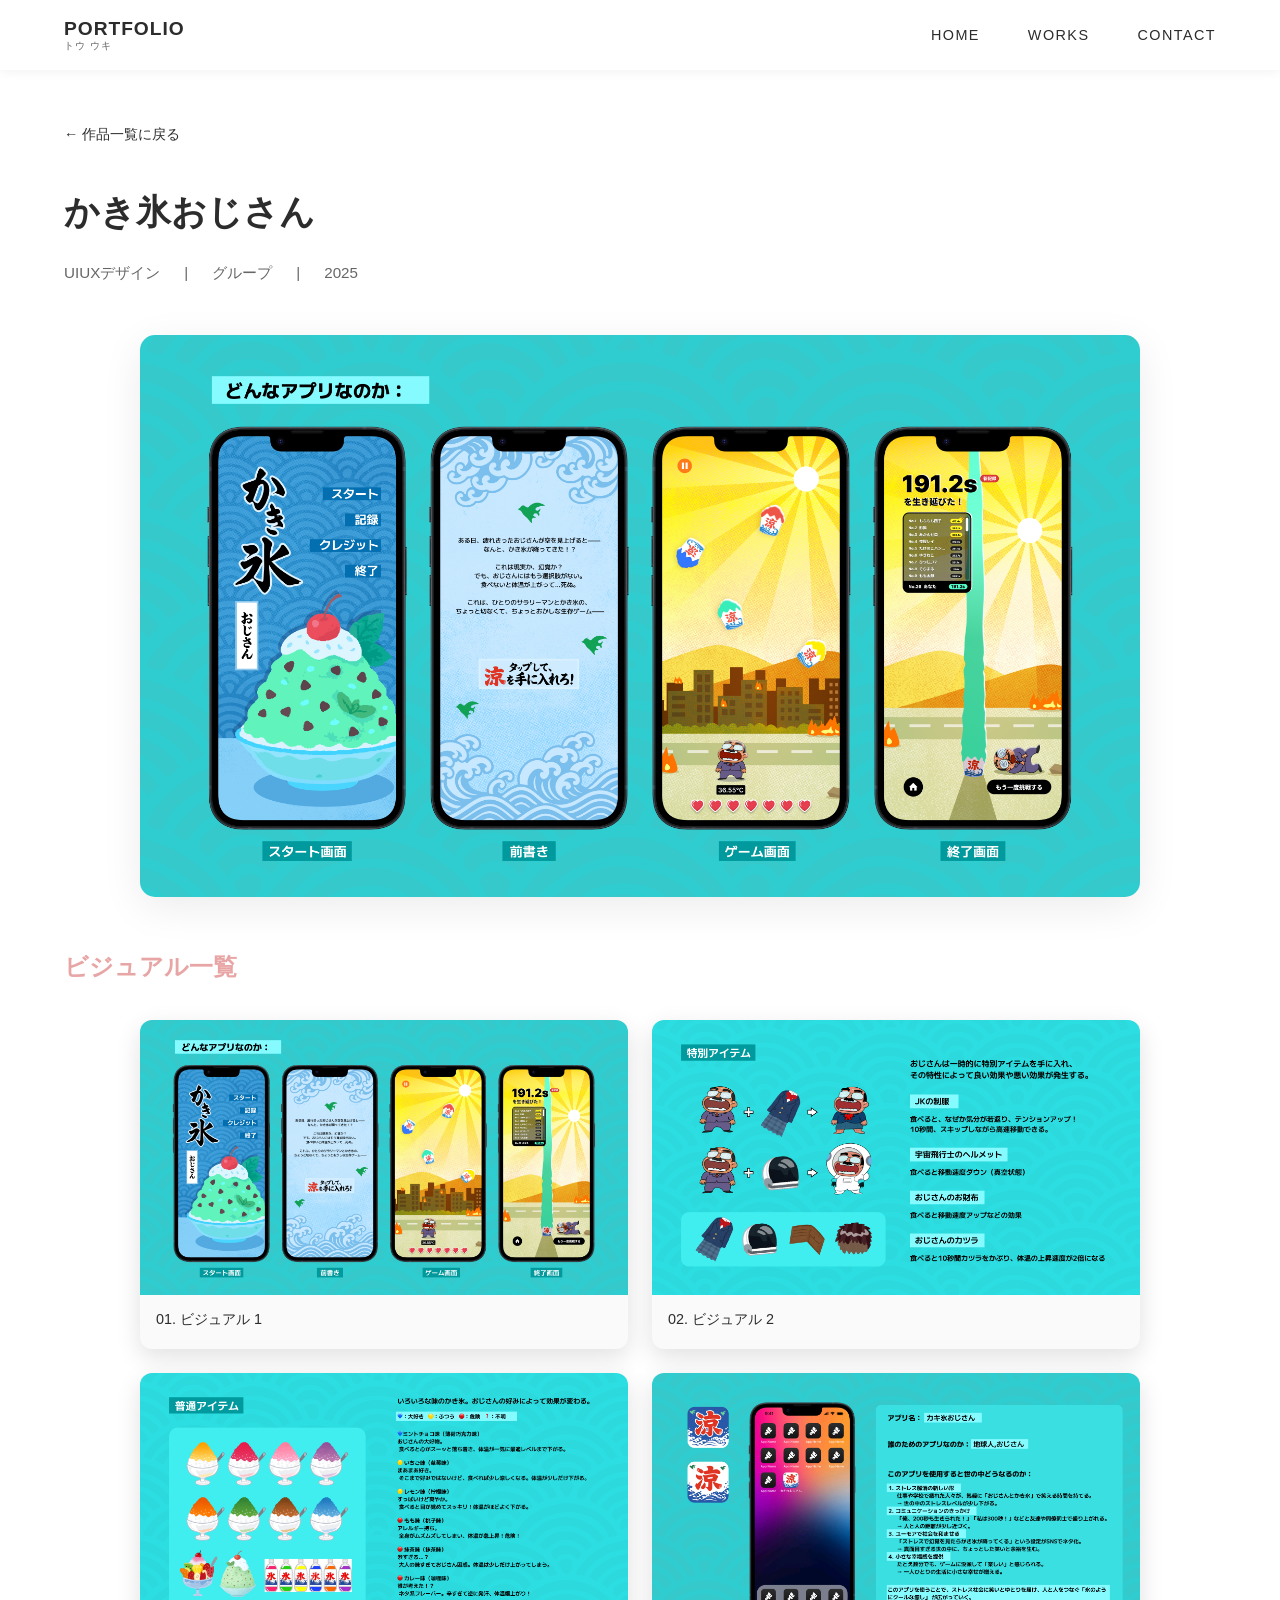
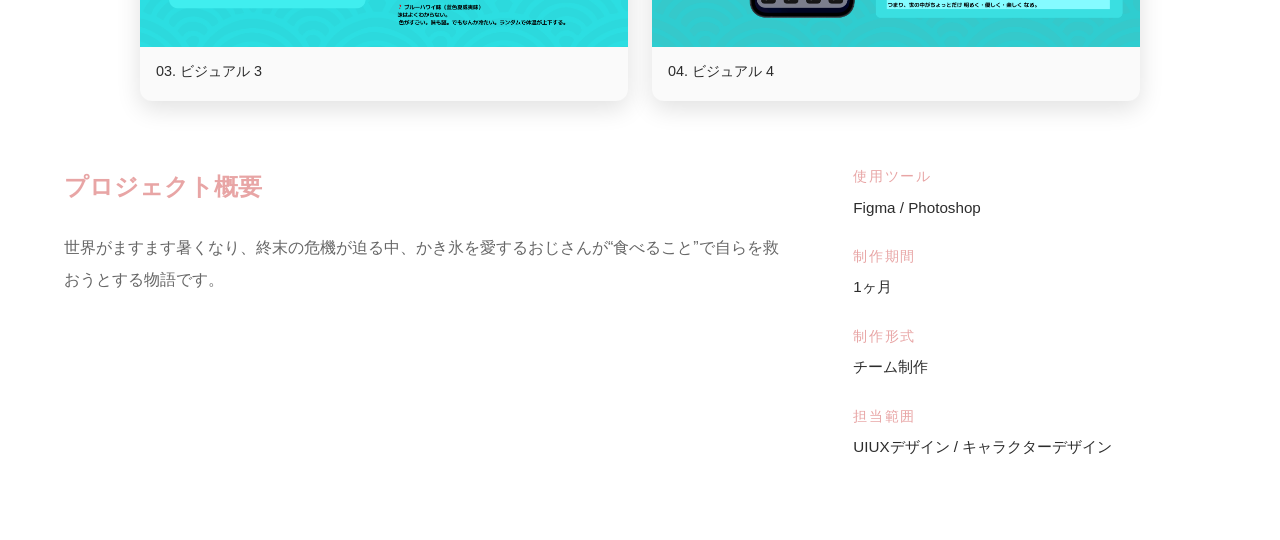
<file: work5.html>
<!DOCTYPE html>
<html lang="ja">
<head>
    <meta charset="UTF-8">
    <meta name="viewport" content="width=device-width, initial-scale=1.0">
    <title>work5 - PORTFOLIO</title>
    <link rel="stylesheet" href="style.css">
    <style>
        .work-detail-page {
            min-height: 100vh;
            padding: 120px 5% 80px;
            background-color: #FFFFFF;
        }
        
        .work-detail-container {
            max-width: 1200px;
            margin: 0 auto;
        }
        
        .back-button {
            display: inline-flex;
            align-items: center;
            gap: 0.5rem;
            color: var(--text-dark);
            font-size: 0.9rem;
            margin-bottom: 2rem;
            transition: var(--transition);
        }
        
        .back-button:hover {
            color: var(--primary-color);
            transform: translateX(-5px);
        }
        
        .work-detail-header {
            margin-bottom: 3rem;
        }
        
        .work-detail-title {
            font-size: 2.2rem;
            font-weight: 600;
            color: var(--text-dark);
            margin-bottom: 1rem;
        }
        
        .work-detail-meta {
            display: flex;
            gap: 1.5rem;
            flex-wrap: wrap;
            color: var(--text-light);
            font-size: 0.95rem;
        }
        
        .work-detail-images {
            margin-bottom: 4rem;
        }
        
        .work-hero-image {
            width: 100%;
            max-width: 1000px;
            margin: 0 auto 2.5rem auto;
            border-radius: 15px;
            overflow: hidden;
            box-shadow: 0 10px 40px rgba(0, 0, 0, 0.08);
            background: #fafafa;
            min-height: 260px;
            display: flex;
            align-items: center;
            justify-content: center;
            color: var(--text-light);
            font-size: 0.9rem;
            letter-spacing: 0.12em;
        }
        
        .sub-image-list {
            display: grid;
            grid-template-columns: 1fr 1fr;
            gap: 1.5rem;
            max-width: 1000px;
            margin: 0 auto;
        }
        
        .sub-image-item {
            cursor: pointer;
            border-radius: 12px;
            overflow: hidden;
            box-shadow: 0 8px 25px rgba(0, 0, 0, 0.12);
            transition: transform 0.3s ease, box-shadow 0.3s ease;
            background: #fafafa;
        }
        
        .sub-image-item img {
            width: 100%;
            height: auto;
            display: block;
        }
        
        .sub-image-item:hover {
            transform: translateY(-6px);
            box-shadow: 0 12px 30px rgba(0, 0, 0, 0.16);
        }
        
        .sub-image-caption {
            padding: 0.75rem 1rem 1rem;
            font-size: 0.9rem;
            color: var(--text-dark);
        }
        
        .work-detail-content {
            display: grid;
            grid-template-columns: 2fr 1fr;
            gap: 4rem;
            margin-top: 4rem;
        }
        
        .work-detail-description p {
            line-height: 2;
            color: var(--text-light);
        }
        
        .work-detail-info {
            display: flex;
            flex-direction: column;
            gap: 1.5rem;
        }
        
        .work-info-item {
            display: flex;
            flex-direction: column;
            gap: 0.25rem;
        }
        
        .work-info-label {
            font-size: 0.85rem;
            letter-spacing: 0.12em;
            text-transform: uppercase;
            color: var(--primary-color);
        }
        
        .work-info-value {
            font-size: 0.95rem;
            color: var(--text-dark);
        }
        
        .lightbox {
            display: none;
            position: fixed;
            z-index: 9999;
            top: 0;
            left: 0;
            width: 100%;
            height: 100%;
            background-color: rgba(0, 0, 0, 0.95);
            overflow: auto;
            padding: 2rem;
        }
        
        .lightbox.active {
            display: block;
        }
        
        .lightbox-content {
            margin: auto;
            display: block;
            max-width: 90%;
            max-height: 90vh;
        }
        
        .lightbox-close {
            position: absolute;
            top: 20px;
            right: 35px;
            color: #fff;
            font-size: 40px;
            font-weight: bold;
            cursor: pointer;
        }
        
        .lightbox-nav {
            position: absolute;
            top: 50%;
            color: #fff;
            font-size: 40px;
            font-weight: bold;
            cursor: pointer;
            padding: 16px;
            user-select: none;
        }
        
        .lightbox-prev {
            left: 20px;
        }
        
        .lightbox-next {
            right: 20px;
        }
        
        .lightbox-counter {
            position: absolute;
            bottom: 20px;
            left: 50%;
            transform: translateX(-50%);
            color: #fff;
            font-size: 0.9rem;
            letter-spacing: 0.1em;
        }
        
        @media (max-width: 900px) {
            .work-detail-content {
                grid-template-columns: 1fr;
                gap: 2.5rem;
            }
            
            .sub-image-list {
                grid-template-columns: 1fr;
            }
        }
    </style>
</head>
<body>
    <!-- ナビゲーション -->
    <nav class="navbar">
        <a href="index.html" class="nav-logo">PORTFOLIO<span class="nav-logo-name">トウ ウキ</span></a>
        <ul class="nav-menu">
            <li><a href="index.html#home" class="nav-link">HOME</a></li>
            <li><a href="index.html#works" class="nav-link">WORKS</a></li>
            <li><a href="index.html#contact" class="nav-link">CONTACT</a></li>
        </ul>
        <div class="hamburger">
            <span></span>
            <span></span>
            <span></span>
        </div>
    </nav>

    <div class="work-detail-page">
        <div class="work-detail-container">
            <a href="index.html" class="back-button">
                ← 作品一覧に戻る
            </a>
            
            <div class="work-detail-header">
                <h1 class="work-detail-title">かき氷おじさん</h1>
                <div class="work-detail-meta">
                    <span>UIUXデザイン</span>
                    <span>|</span>
                    <span>グループ</span>
                    <span>|</span>
                    <span>2025</span>
                </div>
            </div>
            
            <div class="work-detail-images">
                <!-- メインビジュアル -->
                <div class="work-hero-image">
                    <img src="image/work5-1.jpg" alt="work5 メインビジュアル">
                </div>
                
                <!-- サブページ一覧 -->
                <h2 style="font-size: 1.5rem; margin-bottom: 2rem; margin-top: 3rem; color: var(--primary-color);">ビジュアル一覧</h2>
                <div class="sub-image-list">
                    <div class="sub-image-item" onclick="openLightbox(0)">
                        <img src="image/work5-1.jpg" alt="work5-1" />
                        <p class="sub-image-caption">01. ビジュアル 1</p>
                    </div>
                    <div class="sub-image-item" onclick="openLightbox(1)">
                        <img src="image/work5-2.jpg" alt="work5-2" />
                        <p class="sub-image-caption">02. ビジュアル 2</p>
                    </div>
                    <div class="sub-image-item" onclick="openLightbox(2)">
                        <img src="image/work5-3.jpg" alt="work5-3" />
                        <p class="sub-image-caption">03. ビジュアル 3</p>
                    </div>
                    <div class="sub-image-item" onclick="openLightbox(3)">
                        <img src="image/work5-4.jpg" alt="work5-4" />
                        <p class="sub-image-caption">04. ビジュアル 4</p>
                    </div>
                </div>
            </div>
            
            <!-- 灯箱弹窗 -->
            <div id="lightbox" class="lightbox">
                <span class="lightbox-close" onclick="closeLightbox()">&times;</span>
                <span class="lightbox-nav lightbox-prev" onclick="changeImage(-1)">‹</span>
                <span class="lightbox-nav lightbox-next" onclick="changeImage(1)">›</span>
                <img class="lightbox-content" id="lightbox-img">
                <div class="lightbox-counter" id="lightbox-counter"></div>
            </div>
            
            <div class="work-detail-content">
                <div class="work-detail-description">
                    <h2 style="font-size: 1.5rem; margin-bottom: 1.5rem; color: var(--primary-color);">プロジェクト概要</h2>
                    <p>
                        世界がますます暑くなり、終末の危機が迫る中、かき氷を愛するおじさんが“食べること”で自らを救おうとする物語です。
                    </p>
                </div>
                
                <div class="work-detail-info">
                    <div class="work-info-item">
                        <div class="work-info-label">使用ツール</div>
                        <div class="work-info-value">Figma / Photoshop</div>
                    </div>
                    
                    <div class="work-info-item">
                        <div class="work-info-label">制作期間</div>
                        <div class="work-info-value">1ヶ月</div>
                    </div>
                    
                    <div class="work-info-item">
                        <div class="work-info-label">制作形式</div>
                        <div class="work-info-value">チーム制作</div>
                    </div>
                    
                    <div class="work-info-item">
                        <div class="work-info-label">担当範囲</div>
                        <div class="work-info-value">UIUXデザイン / キャラクターデザイン</div>
                    </div>
                </div>
            </div>
        </div>
    </div>

    <script src="script.js"></script>
    <script>
        const images = [
            'image/work5-1.jpg',
            'image/work5-2.jpg',
            'image/work5-3.jpg',
            'image/work5-4.jpg'
        ];
        
        let currentIndex = 0;
        
        function openLightbox(index) {
            currentIndex = index;
            const lightbox = document.getElementById('lightbox');
            const img = document.getElementById('lightbox-img');
            const counter = document.getElementById('lightbox-counter');
            
            lightbox.classList.add('active');
            img.src = images[currentIndex];
            counter.textContent = `${currentIndex + 1} / ${images.length}`;
            document.body.style.overflow = 'hidden';
        }
        
        function closeLightbox() {
            const lightbox = document.getElementById('lightbox');
            lightbox.classList.remove('active');
            document.body.style.overflow = '';
        }
        
        function changeImage(direction) {
            currentIndex += direction;
            if (currentIndex < 0) currentIndex = images.length - 1;
            if (currentIndex >= images.length) currentIndex = 0;
            
            const img = document.getElementById('lightbox-img');
            const counter = document.getElementById('lightbox-counter');
            img.src = images[currentIndex];
            counter.textContent = `${currentIndex + 1} / ${images.length}`;
        }
        
        document.addEventListener('keydown', (e) => {
            const lightbox = document.getElementById('lightbox');
            if (lightbox.classList.contains('active')) {
                if (e.key === 'Escape') closeLightbox();
                if (e.key === 'ArrowLeft') changeImage(-1);
                if (e.key === 'ArrowRight') changeImage(1);
            }
        });
        
        document.getElementById('lightbox').addEventListener('click', (e) => {
            if (e.target.id === 'lightbox') {
                closeLightbox();
            }
        });
    </script>
</body>
</html>
</file>
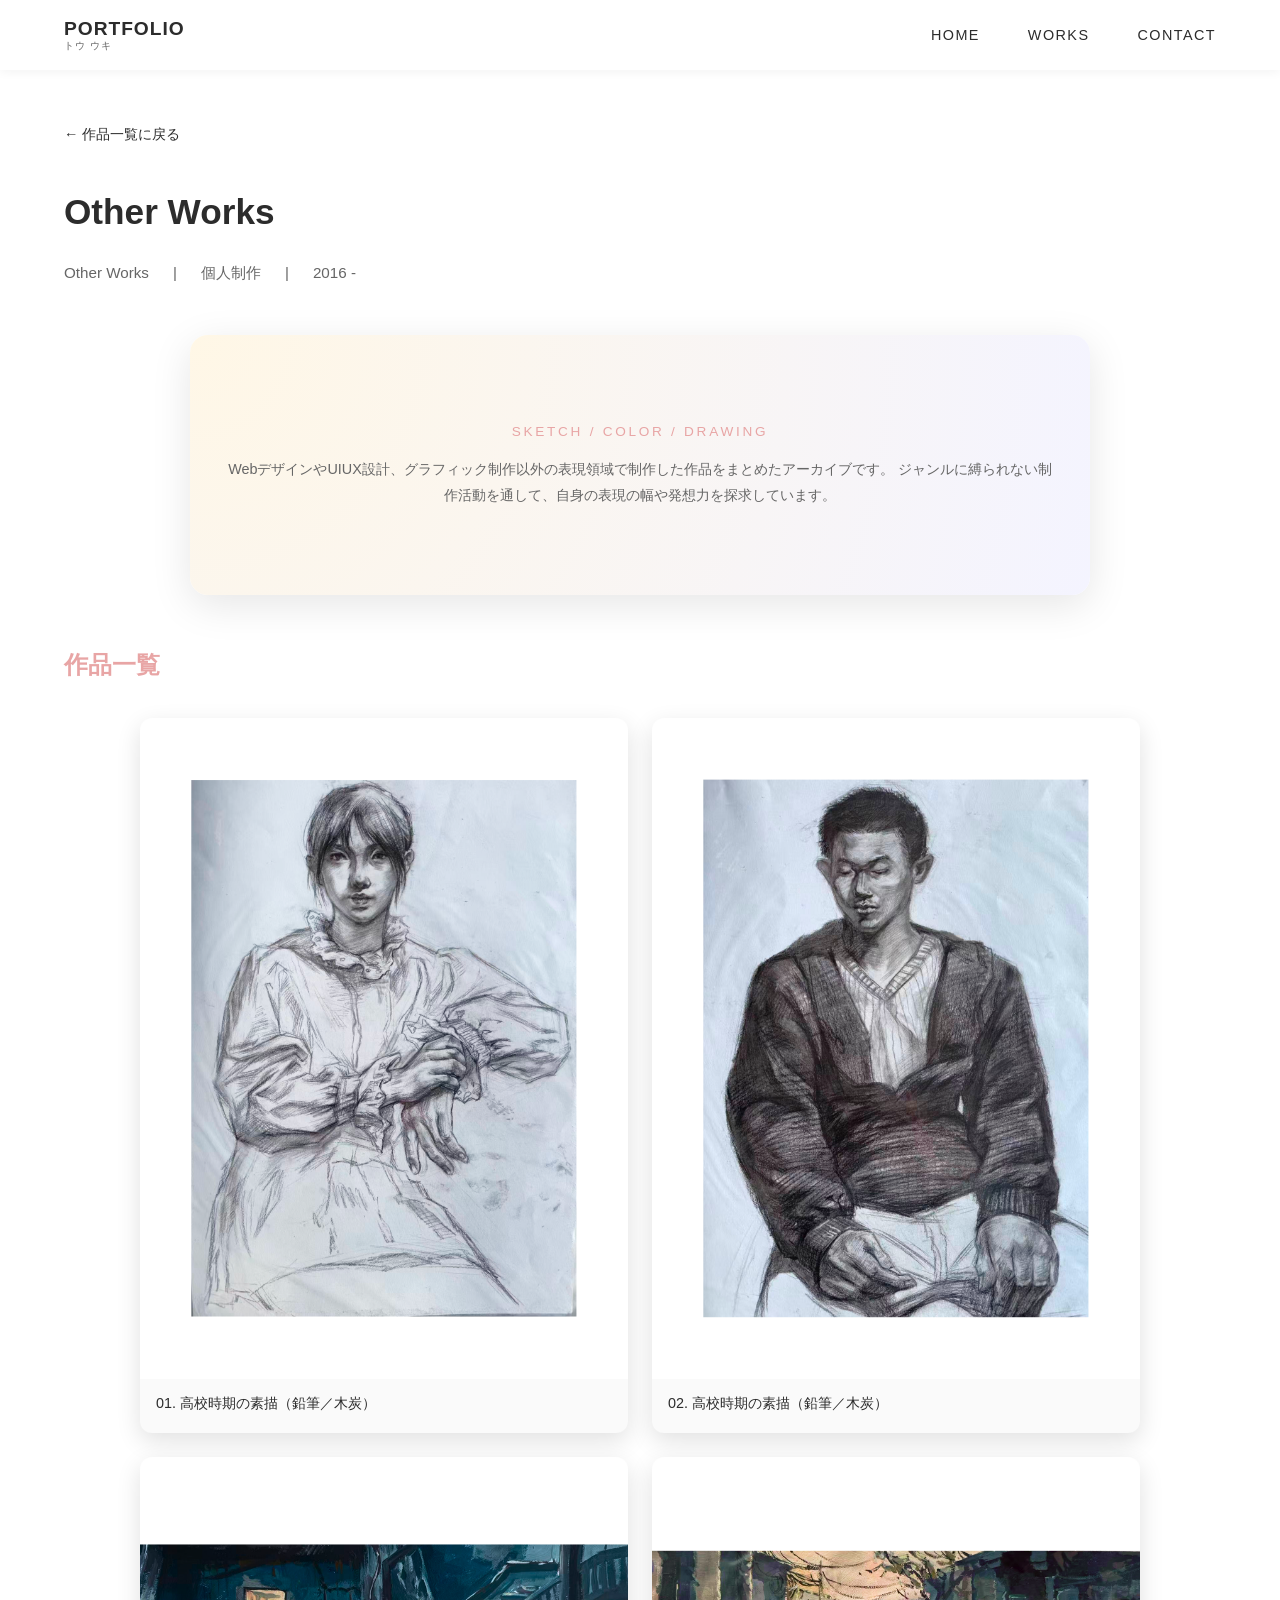
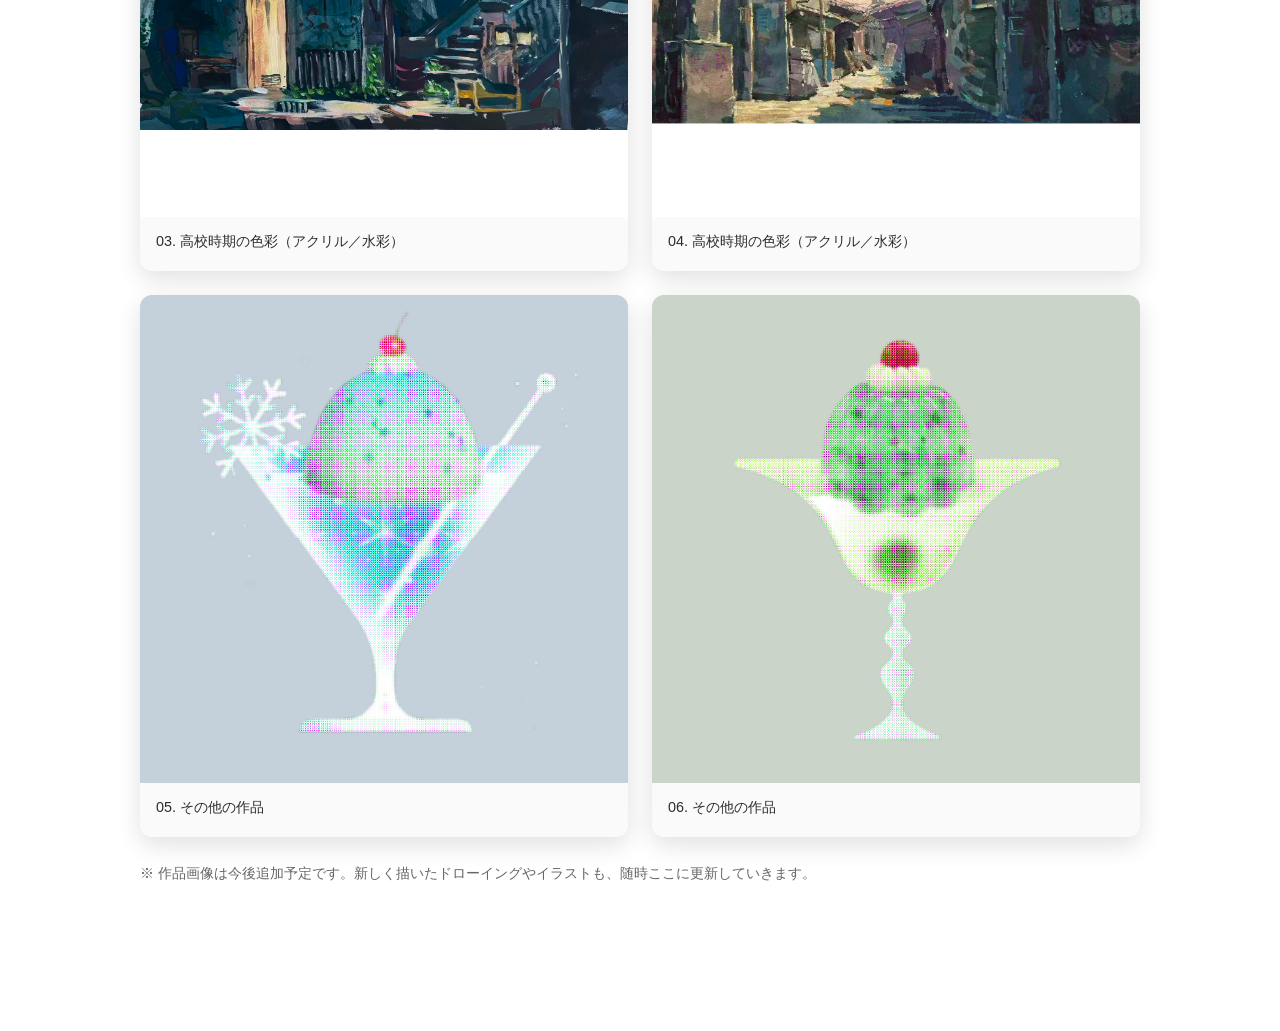
<file: work6.html>
<!DOCTYPE html>
<html lang="ja">
<head>
    <meta charset="UTF-8">
    <meta name="viewport" content="width=device-width, initial-scale=1.0">
    <title>Sketch & Color Works - PORTFOLIO</title>
    <link rel="stylesheet" href="style.css">
    <style>
        .work-detail-page {
            min-height: 100vh;
            padding: 120px 5% 80px;
            background-color: #FFFFFF;
        }
        
        .work-detail-container {
            max-width: 1200px;
            margin: 0 auto;
        }
        
        .back-button {
            display: inline-flex;
            align-items: center;
            gap: 0.5rem;
            color: var(--text-dark);
            font-size: 0.9rem;
            margin-bottom: 2rem;
            transition: var(--transition);
        }
        
        .back-button:hover {
            color: var(--primary-color);
            transform: translateX(-5px);
        }
        
        .work-detail-header {
            margin-bottom: 3rem;
        }
        
        .work-detail-title {
            font-size: 2.2rem;
            font-weight: 600;
            color: var(--text-dark);
            margin-bottom: 1rem;
        }
        
        .work-detail-meta {
            display: flex;
            gap: 1.5rem;
            flex-wrap: wrap;
            color: var(--text-light);
            font-size: 0.95rem;
        }
        
        .work-detail-images {
            margin-bottom: 4rem;
        }
        
        .work-hero-image {
            width: 100%;
            max-width: 900px;
            margin: 0 auto 2.5rem auto;
            border-radius: 18px;
            overflow: hidden;
            box-shadow: 0 10px 40px rgba(0, 0, 0, 0.1);
            background: radial-gradient(circle at top left, #fff7e6, #f4f4ff);
            min-height: 260px;
            display: flex;
            align-items: center;
            justify-content: center;
            color: var(--text-light);
            text-align: center;
        }
        
        .work-hero-inner {
            padding: 2.5rem 2rem;
        }
        
        .work-hero-title-sub {
            font-size: 0.85rem;
            letter-spacing: 0.2em;
            text-transform: uppercase;
            color: var(--primary-color);
            margin-bottom: 0.8rem;
        }
        
        .work-hero-main {
            font-size: 2rem;
            font-weight: 600;
            letter-spacing: 0.08em;
            color: var(--text-dark);
            margin-bottom: 0.6rem;
        }
        
        .work-hero-note {
            font-size: 0.9rem;
            color: var(--text-light);
        }
        
        .sub-image-list {
            display: grid;
            grid-template-columns: 1fr 1fr;
            gap: 1.5rem;
            max-width: 1000px;
            margin: 0 auto;
        }
        
        .sub-image-item {
            cursor: pointer;
            border-radius: 12px;
            overflow: hidden;
            box-shadow: 0 8px 25px rgba(0, 0, 0, 0.12);
            transition: transform 0.3s ease, box-shadow 0.3s ease;
            background: #fafafa;
        }
        
        .sub-image-item img {
            width: 100%;
            height: auto;
            display: block;
        }
        
        .sub-image-item:hover {
            transform: translateY(-6px);
            box-shadow: 0 12px 30px rgba(0, 0, 0, 0.16);
        }
        
        .sub-image-caption {
            padding: 0.75rem 1rem 1rem;
            font-size: 0.9rem;
            color: var(--text-dark);
        }
        
        .work-detail-content {
            display: grid;
            grid-template-columns: 2fr 1fr;
            gap: 4rem;
            margin-top: 4rem;
        }
        
        .work-detail-description p {
            line-height: 2;
            color: var(--text-light);
        }
        
        .work-detail-info {
            display: flex;
            flex-direction: column;
            gap: 1.5rem;
        }
        
        .work-info-item {
            display: flex;
            flex-direction: column;
            gap: 0.25rem;
        }
        
        .work-info-label {
            font-size: 0.85rem;
            letter-spacing: 0.12em;
            text-transform: uppercase;
            color: var(--primary-color);
        }
        
        .work-info-value {
            font-size: 0.95rem;
            color: var(--text-dark);
        }
        
        .lightbox {
            display: none;
            position: fixed;
            z-index: 9999;
            top: 0;
            left: 0;
            width: 100%;
            height: 100%;
            background-color: rgba(0, 0, 0, 0.95);
            overflow: auto;
            padding: 2rem;
        }
        
        .lightbox.active {
            display: block;
        }
        
        .lightbox-content {
            margin: auto;
            display: block;
            max-width: 90%;
            max-height: 90vh;
        }
        
        .lightbox-close {
            position: absolute;
            top: 20px;
            right: 35px;
            color: #fff;
            font-size: 40px;
            font-weight: bold;
            cursor: pointer;
        }
        
        .lightbox-nav {
            position: absolute;
            top: 50%;
            color: #fff;
            font-size: 40px;
            font-weight: bold;
            cursor: pointer;
            padding: 16px;
            user-select: none;
        }
        
        .lightbox-prev {
            left: 20px;
        }
        
        .lightbox-next {
            right: 20px;
        }
        
        .lightbox-counter {
            position: absolute;
            bottom: 20px;
            left: 50%;
            transform: translateX(-50%);
            color: #fff;
            font-size: 0.9rem;
            letter-spacing: 0.1em;
        }
        
        @media (max-width: 900px) {
            .work-detail-content {
                grid-template-columns: 1fr;
                gap: 2.5rem;
            }
            
            .sub-image-list {
                grid-template-columns: 1fr;
            }
        }
    </style>
</head>
<body>
    <!-- ナビゲーション -->
    <nav class="navbar">
        <a href="index.html" class="nav-logo">PORTFOLIO<span class="nav-logo-name">トウ ウキ</span></a>
        <ul class="nav-menu">
            <li><a href="index.html#home" class="nav-link">HOME</a></li>
            <li><a href="index.html#works" class="nav-link">WORKS</a></li>
            <li><a href="index.html#contact" class="nav-link">CONTACT</a></li>
        </ul>
        <div class="hamburger">
            <span></span>
            <span></span>
            <span></span>
        </div>
    </nav>

    <div class="work-detail-page">
        <div class="work-detail-container">
            <a href="index.html" class="back-button">
                ← 作品一覧に戻る
            </a>
            
            <div class="work-detail-header">
                <h1 class="work-detail-title">Other Works</h1>
                <div class="work-detail-meta">
                    <span>Other Works</span>
                    <span>|</span>
                    <span>個人制作</span>
                    <span>|</span>
                    <span>2016 - </span>
                </div>
            </div>
            
            <div class="work-detail-images">
                <!-- メインビジュアル（テキストビジュアル） -->
                <div class="work-hero-image">
                    <div class="work-hero-inner">
                        <div class="work-hero-title-sub">SKETCH / COLOR / DRAWING</div>
                        <div class="work-hero-note">WebデザインやUIUX設計、グラフィック制作以外の表現領域で制作した作品をまとめたアーカイブです。
                            ジャンルに縛られない制作活動を通して、自身の表現の幅や発想力を探求しています。</div>
                    </div>
                </div>
                
                <!-- 作品一覧 -->
                <h2 style="font-size: 1.5rem; margin-bottom: 2rem; margin-top: 3rem; color: var(--primary-color);">作品一覧</h2>
                <div class="sub-image-list">
                    <div class="sub-image-item" onclick="openLightbox(0)">
                        <img src="image/work6-1.png" alt="素描作品">
                        <p class="sub-image-caption">01. 高校時期の素描（鉛筆／木炭）</p>
                    </div>
                    <div class="sub-image-item" onclick="openLightbox(1)">
                        <img src="image/work6-2.png" alt="色彩作品">
                        <p class="sub-image-caption">02. 高校時期の素描（鉛筆／木炭）</p>
                    </div>
                    <div class="sub-image-item" onclick="openLightbox(2)">
                        <img src="image/work6-3.png" alt="ドローイング作品">
                        <p class="sub-image-caption">03. 高校時期の色彩（アクリル／水彩）</p>
                    </div>
                    <div class="sub-image-item" onclick="openLightbox(3)">
                        <img src="image/work6-4.png" alt="その他の作品">
                        <p class="sub-image-caption">04. 高校時期の色彩（アクリル／水彩）</p>
                    </div>
                    <div class="sub-image-item" onclick="openLightbox(4)">
                        <img src="image/work6-5.png" alt="その他の作品">
                        <p class="sub-image-caption">05. その他の作品</p>
                    </div>
                    <div class="sub-image-item" onclick="openLightbox(5)">
                        <img src="image/work6-6.png" alt="その他の作品">
                        <p class="sub-image-caption">06. その他の作品</p>
                    </div>
                </div>
                <p style="margin-top: 1.5rem; font-size: 0.9rem; color: var(--text-light); max-width: 1000px; margin-left: auto; margin-right: auto;">
                    ※ 作品画像は今後追加予定です。新しく描いたドローイングやイラストも、随時ここに更新していきます。
                </p>
            </div>
            
            <!-- 灯箱弹窗 -->
            <div id="lightbox" class="lightbox">
                <span class="lightbox-close" onclick="closeLightbox()">&times;</span>
                <span class="lightbox-nav lightbox-prev" onclick="changeImage(-1)">‹</span>
                <span class="lightbox-nav lightbox-next" onclick="changeImage(1)">›</span>
                <img class="lightbox-content" id="lightbox-img">
                <div class="lightbox-counter" id="lightbox-counter"></div>
            </div>
            
        </div>
    </div>

    <script src="script.js"></script>
    <script>
        const images = [
            'image/work6-1.png',
            'image/work6-2.png',
            'image/work6-3.png',
            'image/work6-4.png',
            'image/work6-5.png',
            'image/work6-6.png'
        ];
        
        let currentIndex = 0;
        
        function openLightbox(index) {
            currentIndex = index;
            const lightbox = document.getElementById('lightbox');
            const img = document.getElementById('lightbox-img');
            const counter = document.getElementById('lightbox-counter');
            
            lightbox.classList.add('active');
            img.src = images[currentIndex];
            counter.textContent = `${currentIndex + 1} / ${images.length}`;
            document.body.style.overflow = 'hidden';
        }
        
        function closeLightbox() {
            const lightbox = document.getElementById('lightbox');
            lightbox.classList.remove('active');
            document.body.style.overflow = '';
        }
        
        function changeImage(direction) {
            currentIndex += direction;
            if (currentIndex < 0) currentIndex = images.length - 1;
            if (currentIndex >= images.length) currentIndex = 0;
            
            const img = document.getElementById('lightbox-img');
            const counter = document.getElementById('lightbox-counter');
            img.src = images[currentIndex];
            counter.textContent = `${currentIndex + 1} / ${images.length}`;
        }
        
        document.addEventListener('keydown', (e) => {
            const lightbox = document.getElementById('lightbox');
            if (lightbox.classList.contains('active')) {
                if (e.key === 'Escape') closeLightbox();
                if (e.key === 'ArrowLeft') changeImage(-1);
                if (e.key === 'ArrowRight') changeImage(1);
            }
        });
        
        document.getElementById('lightbox').addEventListener('click', (e) => {
            if (e.target.id === 'lightbox') {
                closeLightbox();
            }
        });
    </script>
</body>
</html>
</file>
<file: style.css>
/* ========================================
   リセット & 基本設定
   ======================================== */
* {
    margin: 0;
    padding: 0;
    box-sizing: border-box;
}

:root {
    --primary-color: #E8A5A5;
    --secondary-color: #D88B8B;
    --accent-color: #F5C4C4;
    --text-dark: #2C2C2C;
    --text-light: #666666;
    --bg-light: #FAFAFA;
    --bg-white: #FFFFFF;
    --border-color: #F0E5E5;
    --transition: all 0.3s cubic-bezier(0.4, 0, 0.2, 1);
}

html {
    scroll-behavior: smooth;
    font-size: 16px;
}

body {
    font-family: 'Hiragino Kaku Gothic ProN', 'ヒラギノ角ゴ ProN W3', 'Yu Gothic', 'YuGothic', 'メイリオ', Meiryo, sans-serif;
    color: var(--text-dark);
    background-color: var(--bg-white);
    line-height: 1.8;
    overflow-x: hidden;
    max-width: 1920px;
    margin: 0 auto;
}

img {
    max-width: 100%;
    height: auto;
    display: block;
}

a {
    text-decoration: none;
    color: inherit;
    transition: var(--transition);
}

button {
    border: none;
    background: none;
    cursor: pointer;
    font-family: inherit;
}

/* ========================================
   ナビゲーション
   ======================================== */
.navbar {
    position: fixed;
    top: 0;
    left: 50%;
    transform: translateX(-50%);
    width: 100%;
    max-width: 1920px;
    height: 70px;
    background-color: rgba(255, 255, 255, 0.95);
    backdrop-filter: blur(10px);
    display: flex;
    justify-content: space-between;
    align-items: center;
    padding: 0 5%;
    z-index: 1000;
    box-shadow: 0 2px 10px rgba(0, 0, 0, 0.05);
    transition: transform 0.3s ease-in-out, opacity 0.3s ease-in-out;
}

.nav-logo {
    font-size: 1.2rem;
    font-weight: 600;
    letter-spacing: 0.05em;
    display: flex;
    flex-direction: column;
    line-height: 1.2;
}

.nav-logo-name {
    font-size: 0.65rem;
    font-weight: 400;
    color: var(--text-light);
    letter-spacing: 0.1em;
}

.nav-menu {
    display: flex;
    list-style: none;
    gap: 3rem;
}

.nav-link {
    font-size: 0.9rem;
    letter-spacing: 0.1em;
    font-weight: 500;
    position: relative;
}

.nav-link::after {
    content: '';
    position: absolute;
    bottom: -5px;
    left: 0;
    width: 0;
    height: 2px;
    background-color: var(--primary-color);
    transition: var(--transition);
}

.nav-link:hover::after {
    width: 100%;
}

.hamburger {
    display: none;
    flex-direction: column;
    gap: 5px;
    cursor: pointer;
}

.hamburger span {
    width: 25px;
    height: 2px;
    background-color: var(--text-dark);
    transition: var(--transition);
}

/* ========================================
   共通セクションスタイル
   ======================================== */
.section {
    min-height: 100vh;
    padding: 100px 0 80px;
    position: relative;
}

.container {
    max-width: 1200px;
    margin: 0 auto;
    padding: 0 5%;
}

.section-title {
    font-size: 3rem;
    font-weight: 300;
    letter-spacing: 0.2em;
    text-align: center;
    margin-bottom: 4rem;
    position: relative;
    display: inline-block;
    left: 50%;
    transform: translateX(-50%);
}

.section-title {
    color: var(--primary-color);
}

.section-title::after {
    content: '';
    position: absolute;
    bottom: -15px;
    left: 50%;
    transform: translateX(-50%);
    width: 60px;
    height: 2px;
    background-color: var(--primary-color);
}

/* ========================================
   ホームセクション
   ======================================== */
.section-home {
    display: flex;
    align-items: center;
    justify-content: center;
    background-image: url('image/1.png');
    background-size: cover;
    background-position: center 30%;
    background-repeat: no-repeat;
    position: relative;
    overflow: hidden;
    padding: 70px 0 0 0;
    min-height: 100vh;
}

.home-content {
    display: flex;
    align-items: flex-start;
    justify-content: center;
    width: 100%;
    max-width: 1200px;
    padding-top: 8vh;
}

.home-text {
    text-align: center;
    margin-left: 50%;
    margin-top: 8%;
    animation: fadeInUp 1s ease;
}

.main-title {
    font-size: 5rem;
    font-family: 'Arial Black', Arial, sans-serif;
    font-weight: 900;
    letter-spacing: 0.2em;
    line-height: 1.2;
    margin-bottom: 3rem;
    color: #e33535;
    position: relative;
}

.title-line {
    display: block;
}

.title-name {
    display: block;
    font-size: 1.2rem;
    font-weight: 400;
    font-family: sans-serif;
    color: var(--text-light);
    letter-spacing: 0.3em;
    margin-top: 1rem;
}

.title-years {
    display: block;
    font-size: 2rem;
    color: var(--primary-color);
    margin-top: 1rem;
    position: relative;
}

.title-years::before {
    content: '{';
    position: absolute;
    left: -30px;
    color: var(--primary-color);
}

.title-years::after {
    content: '}';
    position: absolute;
    right: -30px;
    color: var(--primary-color);
}

.name-jp {
    font-size: 2rem;
    font-weight: 500;
    margin-bottom: 0.5rem;
    letter-spacing: 0.2em;
    color: var(--text-dark);
}

.name-en {
    font-size: 1.2rem;
    font-weight: 300;
    color: var(--text-light);
    letter-spacing: 0.1em;
}


.scroll-indicator {
    position: absolute;
    bottom: 40px;
    left: 50%;
    transform: translateX(-50%);
    display: flex;
    flex-direction: column;
    align-items: center;
    gap: 10px;
    color: var(--text-light);
    font-size: 0.8rem;
    letter-spacing: 0.2em;
}

.scroll-line {
    width: 1px;
    height: 50px;
    background-color: var(--text-light);
    animation: scrollAnimation 2s infinite;
}

@keyframes scrollAnimation {
    0%, 100% {
        transform: translateY(0);
        opacity: 0;
    }
    50% {
        transform: translateY(20px);
        opacity: 1;
    }
}


/* 竖向滚动指示器 - 右下角 */
.scroll-indicator-vertical {
    position: absolute;
    bottom: -10px;
    right: 60px;
    display: flex;
    flex-direction: column;
    align-items: center;
    gap: 15px;
    z-index: 10;
    opacity: 0.7;
    transition: opacity 0.3s ease;
}

.scroll-indicator-vertical:hover {
    opacity: 1;
}

.scroll-dot {
    width: 8px;
    height: 8px;
    background-color: #1d1d1d;
    border-radius: 50%;
    animation: dotPulse 2s infinite;
}

.scroll-text {
    writing-mode: vertical-rl;
    text-orientation: mixed;
    font-size: 0.85rem;
    font-weight: 500;
    letter-spacing: 0.3em;
    color: #1d1d1d;
    margin: 5px 0;
}

.scroll-line-vertical {
    width: 2px;
    height: 80px;
    background-color: transparent;
    position: relative;
    overflow: hidden;
}

.scroll-line-vertical::before {
    content: '';
    position: absolute;
    top: -80px;
    left: 0;
    width: 100%;
    height: 80px;
    background-color: #1d1d1d;
    animation: lineFlow 2.5s infinite ease-in-out;
}

@keyframes dotPulse {
    0%, 100% {
        opacity: 0.4;
        transform: scale(1);
    }
    50% {
        opacity: 1;
        transform: scale(1.2);
    }
}

@keyframes lineFlow {
    0% {
        top: -80px;
    }
    100% {
        top: 80px;
    }
}

/* ========================================
   プロフィールセクション
   ======================================== */
.section-profile {
    background-color: #FFFFFF;
}

.section-profile .container {
    max-width: 1200px;
}

.profile-content {
    display: grid;
    grid-template-columns: 1fr 1.5fr;
    gap: 4rem;
    margin-top: 3rem;
}

.profile-photo {
    text-align: center;
}

.photo-frame {
    width: 280px;
    height: 280px;
    margin: 0 auto 2rem;
    overflow: hidden;
    background: #F5F5F5;
    display: flex;
    align-items: center;
    justify-content: center;
    box-shadow: 0 5px 20px rgba(0, 0, 0, 0.08);
}

.photo-frame img {
    width: 100%;
    height: 100%;
    object-fit: cover;
}

.profile-name {
    font-size: 1.8rem;
    font-weight: 500;
    margin-bottom: 0.5rem;
}

.profile-name-en {
    font-size: 1.1rem;
    color: var(--text-light);
    font-weight: 300;
}

.profile-details {
    max-width: 600px;
}

.profile-details h4 {
    font-size: 1.4rem;
    font-weight: 500;
    margin-bottom: 1rem;
    color: var(--primary-color);
    letter-spacing: 0.05em;
    line-height: 1.6;
}

/* 红色副标题 - 统一样式 */
.section-subtitle {
    font-size: 1.4rem;
    font-weight: 500;
    margin-bottom: 1.5rem;
    color: var(--primary-color) !important;
    letter-spacing: 0.05em;
    line-height: 1.6;
}

/* 个人信息卡片 */
.profile-intro-card {
    background-color: transparent;
    padding: 0;
    margin-bottom: 3rem;
}

.intro-main {
    display: flex;
    gap: 5rem;
    align-items: flex-start;
}

.intro-left {
    flex-shrink: 0;
    min-width: 200px;
}

.intro-right {
    display: flex;
    flex-direction: column;
    gap: 2rem;
}

.intro-name-jp {
    font-size: 2rem;
    font-weight: 500;
    color: var(--text-dark);
    margin-bottom: 0.5rem;
    letter-spacing: 0.1em;
}

.intro-name-en {
    font-size: 1rem;
    color: var(--text-light);
    margin-bottom: 0.5rem;
    font-weight: 300;
}

.intro-date {
    font-size: 0.95rem;
    color: var(--text-light);
}

.intro-divider {
    display: none;
}

.intro-education {
    margin: 0;
}

.intro-school {
    font-size: 1rem;
    font-weight: 500;
    color: var(--text-dark);
    margin-bottom: 0.3rem;
}

.intro-major {
    font-size: 0.9rem;
    color: var(--text-light);
    margin-bottom: 0.2rem;
    line-height: 1.6;
}

.profile-motto {
    margin-bottom: 3rem;
    padding: 0;
}

.motto-text {
    font-size: 1.3rem;
    font-weight: 500;
    color: var(--primary-color);
    margin-bottom: 1.5rem;
    padding: 1rem;
    border-left: 3px solid var(--primary-color);
    background-color: rgba(139, 168, 136, 0.05);
}

.motto-description {
    color: var(--text-light);
    line-height: 2;
}

.motto-description p {
    margin-bottom: 1rem;
}

/* 学习经历和目标模块 */
.profile-experience {
    margin-top: 3rem;
    margin-bottom: 3rem;
}

.experience-item {
    margin-bottom: 2.5rem;
}

.experience-item:last-child {
    margin-bottom: 0;
}

.experience-title {
    font-size: 0.9rem;
    font-weight: 400;
    color: var(--text-dark);
    margin-bottom: 0.8rem;
    letter-spacing: 0.05em;
}

.experience-subtitle {
    font-size: 1.4rem;
    font-weight: 500;
    color: var(--primary-color);
    margin-bottom: 1rem;
    line-height: 1.6;
}

.experience-text {
    font-size: 0.95rem;
    color: var(--text-dark);
    line-height: 1.9;
    margin-bottom: 0.8rem;
}

.experience-text:last-child {
    margin-bottom: 0;
}

.profile-interests {
    margin-bottom: 3rem;
}

.interests-grid {
    display: grid;
    grid-template-columns: repeat(3, 1fr);
    gap: 1.5rem;
}

.interest-item {
    text-align: center;
    padding: 1.5rem;
    background-color: var(--bg-white);
    border: 1px solid var(--border-color);
    border-radius: 10px;
    transition: var(--transition);
}

.interest-item:hover {
    transform: translateY(-5px);
    box-shadow: 0 10px 25px rgba(0, 0, 0, 0.1);
}


.profile-skills {
    margin-bottom: 3rem;
}

/* 技能图标网格 */
.skills-icons {
    display: grid;
    grid-template-columns: repeat(3, 1fr);
    gap: 2rem;
}

.skill-icon-item {
    display: flex;
    flex-direction: column;
    align-items: center;
    gap: 0.8rem;
}

.skill-label {
    font-size: 0.85rem;
    color: var(--text-light);
    text-align: center;
    font-weight: 400;
}

/* 技能图标样式 - 线框风格 */
.skill-icon {
    width: 70px;
    height: 70px;
    border-radius: 12px;
    display: flex;
    align-items: center;
    justify-content: center;
    font-size: 1.6rem;
    font-weight: 600;
    color: var(--text-dark);
    background: transparent;
    border: 2px solid var(--text-dark);
    transition: all 0.3s ease;
}

.skill-icon:hover {
    transform: translateY(-5px);
    border-color: var(--primary-color);
    color: var(--primary-color);
}

/* Adobe Illustrator */
.skill-icon.ai {
    font-family: 'Arial', sans-serif;
}

/* Adobe Photoshop */
.skill-icon.ps {
    font-family: 'Arial', sans-serif;
}

/* Adobe After Effects */
.skill-icon.ae {
    font-family: 'Arial', sans-serif;
}

/* Procreate */
.skill-icon.procreate {
    padding: 14px;
}

.skill-icon.procreate svg {
    width: 100%;
    height: 100%;
}

.skill-icon.procreate svg path {
    stroke: var(--text-dark);
    transition: all 0.3s ease;
}

.skill-icon.procreate:hover svg path {
    stroke: var(--primary-color);
}

/* Figma */
.skill-icon.figma {
    padding: 14px;
}

.skill-icon.figma svg {
    width: 100%;
    height: 100%;
}

.skill-icon.figma svg path {
    fill: var(--text-dark);
    transition: fill 0.3s ease;
}

.skill-icon.figma:hover svg path {
    fill: var(--primary-color);
}

/* VS Code */
.skill-icon.vscode {
    padding: 14px;
}

.skill-icon.vscode svg {
    width: 100%;
    height: 100%;
}

.skill-icon.vscode svg path {
    fill: var(--text-dark);
    transition: fill 0.3s ease;
}

.skill-icon.vscode:hover svg path {
    fill: var(--primary-color);
}

/* 圆点技能显示 */
.skill-dots {
    display: flex;
    gap: 6px;
    justify-content: center;
}

.dot {
    width: 12px;
    height: 12px;
    border-radius: 50%;
    border: 2px solid var(--text-dark);
    background-color: transparent;
    transition: all 0.3s ease;
}

.dot.filled {
    background-color: var(--text-dark);
}

/* 悬停效果 */
.skill-icon-item:hover .dot.filled {
    background-color: var(--primary-color);
    border-color: var(--primary-color);
    transform: scale(1.15);
}

.profile-info {
    background-color: var(--bg-white);
    padding: 2rem;
    border-radius: 10px;
}

.timeline {
    list-style: none;
    padding-left: 0;
}

.timeline li {
    display: flex;
    gap: 2rem;
    margin-bottom: 1rem;
    padding-bottom: 1rem;
    border-bottom: 1px solid var(--border-color);
}

.timeline li:last-child {
    border-bottom: none;
}

.year {
    font-weight: 600;
    color: var(--primary-color);
    min-width: 80px;
}

.description {
    color: var(--text-light);
}

/* ========================================
   作品セクション
   ======================================== */
.section-works {
    background-color: #FFFFFF;
}

.section-works .container {
    max-width: 1200px;
}

.category-filter {
    display: flex;
    justify-content: flex-start;
    gap: 0;
    margin-bottom: 4rem;
    flex-wrap: wrap;
}

.filter-btn {
    padding: 0.8rem 2rem;
    border: 2px solid var(--primary-color);
    border-radius: 30px;
    font-size: 0.95rem;
    font-weight: 400;
    letter-spacing: 0.05em;
    transition: var(--transition);
    background-color: var(--bg-white);
    color: var(--primary-color);
}

.filter-btn:first-child {
    border-radius: 30px 0 0 30px;
    border-right: none;
}

.filter-btn:not(:first-child):not(:last-child) {
    border-radius: 0;
    border-right: none;
}

.filter-btn:last-child {
    border-radius: 0 30px 30px 0;
}

.filter-btn:hover {
    background-color: rgba(232, 165, 165, 0.1);
}

.filter-btn.active {
    background-color: var(--primary-color);
    color: var(--bg-white);
    border-color: var(--primary-color);
}

.works-grid {
    display: flex;
    flex-direction: column;
    gap: 4rem;
}

.work-card {
    display: grid;
    grid-template-columns: 1fr 1fr;
    gap: 3rem;
    align-items: center;
    background-color: transparent;
    transition: var(--transition);
    cursor: pointer;
}

.work-card:nth-child(even) {
    direction: rtl;
}

.work-card:nth-child(even) > * {
    direction: ltr;
}

.work-card.hidden {
    display: none;
}

.work-image {
    width: 100%;
    aspect-ratio: 16/9;
    background: var(--bg-light);
    display: flex;
    align-items: center;
    justify-content: center;
    overflow: hidden;
    position: relative;
    border-radius: 10px;
    box-shadow: 0 5px 20px rgba(0, 0, 0, 0.1);
}

.cursor-circle {
    position: fixed;
    width: 100px;
    height: 100px;
    background: rgba(0, 0, 0, 0.85);
    border-radius: 50%;
    display: flex;
    align-items: center;
    justify-content: center;
    color: #fff;
    font-size: 1.1rem;
    font-weight: 500;
    letter-spacing: 0.15em;
    pointer-events: none;
    transform: translate(-50%, -50%) scale(0);
    opacity: 0;
    transition: transform 0.2s ease, opacity 0.2s ease;
    z-index: 9999;
}

.cursor-circle.active {
    transform: translate(-50%, -50%) scale(1);
    opacity: 1;
}

.work-image img {
    width: 100%;
    height: 100%;
    object-fit: cover;
    transition: var(--transition);
}

.work-card:hover .work-image img {
    transform: scale(1.05);
}

.work-info {
    padding: 2rem 0;
    display: flex;
    flex-direction: column;
    gap: 1.5rem;
}

.work-number {
    font-size: 4rem;
    font-weight: 300;
    color: var(--text-dark);
    line-height: 1;
    letter-spacing: -0.02em;
}

.work-tags {
    display: flex;
    gap: 0.8rem;
    flex-wrap: wrap;
}

.work-tag {
    padding: 0.4rem 1.2rem;
    border: 1.5px solid;
    border-radius: 20px;
    font-size: 0.85rem;
    letter-spacing: 0.05em;
    background-color: transparent;
}

.work-tag.blue {
    border-color: #6BA3D0;
    color: #6BA3D0;
}

.work-tag.green {
    border-color: #8FBF9F;
    color: #8FBF9F;
}

.work-tag.orange {
    border-color: #E8A56E;
    color: #E8A56E;
}

.work-tag.purple {
    border-color: #A78BBA;
    color: #A78BBA;
}

.work-tag.pink {
    border-color: var(--primary-color);
    color: var(--primary-color);
}

.work-tag.yellow {
    border-color: #E8D46E;
    color: #E8D46E;
}

.work-card-title {
    font-size: 1.8rem;
    font-weight: 600;
    margin-bottom: 0.8rem;
    color: var(--text-dark);
    letter-spacing: 0.02em;
}

.work-card-description {
    font-size: 0.95rem;
    color: var(--text-light);
    line-height: 1.8;
    letter-spacing: 0.03em;
}

/* ========================================
   モーダル
   ======================================== */
.modal {
    position: fixed;
    top: 0;
    left: 0;
    right: 0;
    bottom: 0;
    z-index: 2000;
    display: none;
    align-items: center;
    justify-content: center;
    padding: 2rem;
}

.modal.active {
    display: flex;
}

.modal-overlay {
    position: absolute;
    top: 0;
    left: 0;
    right: 0;
    bottom: 0;
    background-color: rgba(0, 0, 0, 0.8);
    backdrop-filter: blur(5px);
}

.modal-content {
    position: relative;
    background-color: var(--bg-white);
    border-radius: 20px;
    max-width: 1000px;
    width: 100%;
    max-height: 90vh;
    overflow-y: auto;
    z-index: 2001;
    animation: modalSlideIn 0.3s ease;
}

@keyframes modalSlideIn {
    from {
        opacity: 0;
        transform: translateY(30px);
    }
    to {
        opacity: 1;
        transform: translateY(0);
    }
}

.modal-close {
    position: absolute;
    top: 20px;
    right: 20px;
    width: 40px;
    height: 40px;
    border-radius: 50%;
    background-color: var(--bg-white);
    font-size: 1.5rem;
    display: flex;
    align-items: center;
    justify-content: center;
    z-index: 2002;
    box-shadow: 0 2px 10px rgba(0, 0, 0, 0.1);
    transition: var(--transition);
}

.modal-close:hover {
    background-color: var(--primary-color);
    color: var(--bg-white);
    transform: rotate(90deg);
}

.modal-body {
    display: grid;
    grid-template-columns: 1.5fr 1fr;
    gap: 3rem;
    padding: 3rem;
}

.modal-images {
    display: flex;
    flex-direction: column;
    gap: 1rem;
}

.modal-images img {
    width: 100%;
    border-radius: 10px;
    box-shadow: 0 5px 20px rgba(0, 0, 0, 0.1);
}

.work-title {
    font-size: 2rem;
    font-weight: 600;
    margin-bottom: 1rem;
}

.work-meta {
    display: flex;
    gap: 1.5rem;
    margin-bottom: 2rem;
    font-size: 0.9rem;
    color: var(--text-light);
}

.work-category {
    padding: 0.3rem 1rem;
    background-color: var(--primary-color);
    color: var(--bg-white);
    border-radius: 20px;
    font-size: 0.85rem;
}

.work-description {
    line-height: 2;
    margin-bottom: 2rem;
    color: var(--text-dark);
}

.work-details {
    display: flex;
    flex-direction: column;
    gap: 1.5rem;
}

.detail-item h4 {
    font-size: 0.9rem;
    color: var(--secondary-color);
    margin-bottom: 0.5rem;
    font-weight: 600;
}

.detail-item p {
    color: var(--text-light);
    line-height: 1.8;
}

/* ========================================
   コンタクトセクション
   ======================================== */
.section-contact {
    background-color: #FFFFFF;
    text-align: center;
    padding-top: 140px;
    padding-bottom: 120px;
}

.section-contact .container {
    max-width: 1200px;
}

.section-contact .section-title {
    text-align: center;
    left: auto;
    transform: none;
    display: block;
    width: 100%;
    margin-left: 0;
    margin-right: 0;
    margin-bottom: 3rem;
    position: relative;
}

.section-contact .section-title::after {
    display: none;
}

.contact-content {
    max-width: 800px;
    margin: 4rem auto 0;
    text-align: center;
}

.contact-text {
    font-size: 1.05rem;
    line-height: 2;
    margin-bottom: 3rem;
    color: var(--text-light);
}

.contact-email {
    font-size: 1.8rem;
    font-weight: 600;
    color: var(--text-dark);
    letter-spacing: 0.08em;
    padding-bottom: 0.5rem;
    border-bottom: 3px solid var(--primary-color);
    display: inline-block;
}

/* ========================================
   フッター
   ======================================== */
.footer {
    padding: 2rem;
    text-align: center;
    background-color: var(--text-dark);
    color: var(--bg-white);
    font-size: 0.9rem;
}

/* ========================================
   レスポンシブデザイン
   ======================================== */
@media (max-width: 1024px) {
    .home-content {
        flex-direction: column;
        text-align: center;
    }
    
    .main-title {
        font-size: 3.5rem;
    }
    
    .profile-content {
        grid-template-columns: 1fr;
        gap: 3rem;
    }
    
    .work-card {
        grid-template-columns: 1fr;
        gap: 2rem;
    }
    
    .work-card:nth-child(even) {
        direction: ltr;
    }
    
    .modal-body {
        grid-template-columns: 1fr;
    }
}

@media (max-width: 768px) {
    .nav-menu {
        position: fixed;
        top: 70px;
        left: -100%;
        width: 100%;
        height: calc(100vh - 70px);
        background-color: var(--bg-white);
        flex-direction: column;
        align-items: center;
        justify-content: center;
        gap: 2rem;
        transition: var(--transition);
    }
    
    .nav-menu.active {
        left: 0;
    }
    
    .hamburger {
        display: flex;
    }
    
    .hamburger.active span:nth-child(1) {
        transform: rotate(45deg) translate(7px, 7px);
    }
    
    .hamburger.active span:nth-child(2) {
        opacity: 0;
    }
    
    .hamburger.active span:nth-child(3) {
        transform: rotate(-45deg) translate(7px, -7px);
    }
    
    .main-title {
        font-size: 2.5rem;
    }
    
    .name-jp {
        font-size: 1.8rem;
    }
    
    .avatar-circle {
        width: 300px;
        height: 300px;
    }
    
    .section-title {
        font-size: 2rem;
    }
    
    .works-grid {
        grid-template-columns: 1fr;
    }
    
    .interests-grid {
        grid-template-columns: 1fr;
    }
    
    .skills-icons {
        grid-template-columns: repeat(2, 1fr);
    }
    
    .modal-content {
        margin: 1rem;
    }
    
    .modal-body {
        padding: 2rem 1.5rem;
    }
}

@media (max-width: 480px) {
    .section {
        padding: 80px 5% 60px;
    }
    
    .main-title {
        font-size: 2rem;
    }
    
    .title-years {
        font-size: 1.5rem;
    }
    
    .avatar-circle {
        width: 250px;
        height: 250px;
    }
}

/* ========================================
   动画效果
   ======================================== */
@keyframes fadeInUp {
    from {
        opacity: 0;
        transform: translateY(30px);
    }
    to {
        opacity: 1;
        transform: translateY(0);
    }
}

@keyframes fadeIn {
    from {
        opacity: 0;
    }
    to {
        opacity: 1;
    }
}

@keyframes slideInLeft {
    from {
        opacity: 0;
        transform: translateX(-30px);
    }
    to {
        opacity: 1;
        transform: translateX(0);
    }
}

@keyframes slideInRight {
    from {
        opacity: 0;
        transform: translateX(30px);
    }
    to {
        opacity: 1;
        transform: translateX(0);
    }
}

@keyframes scaleIn {
    from {
        opacity: 0;
        transform: scale(0.9);
    }
    to {
        opacity: 1;
        transform: scale(1);
    }
}

/* 页面加载动画 */
.animate-on-scroll {
    opacity: 0;
    transform: translateY(30px);
    transition: opacity 0.8s ease, transform 0.8s ease;
}

.animate-on-scroll.animated {
    opacity: 1;
    transform: translateY(0);
}

/* 悬停效果增强 */
.work-card {
    transition: all 0.4s cubic-bezier(0.4, 0, 0.2, 1);
}

.work-card:hover {
    transform: translateY(-10px) scale(1.02);
}

.interest-item {
    transition: all 0.3s ease;
}

.interest-item:hover {
    transform: translateY(-5px);
    box-shadow: 0 10px 30px rgba(232, 165, 165, 0.2);
    border-color: var(--primary-color);
}

/* 按钮波纹效果 */
.filter-btn {
    position: relative;
    overflow: hidden;
}

.filter-btn::before {
    content: '';
    position: absolute;
    top: 50%;
    left: 50%;
    width: 0;
    height: 0;
    border-radius: 50%;
    background: rgba(232, 165, 165, 0.3);
    transform: translate(-50%, -50%);
    transition: width 0.6s, height 0.6s;
}

.filter-btn:hover::before {
    width: 300px;
    height: 300px;
}

/* 导航栏滚动效果 */
.navbar {
    transition: all 0.3s ease;
}

.navbar.scrolled {
    background-color: rgba(255, 255, 255, 0.98);
    box-shadow: 0 2px 20px rgba(0, 0, 0, 0.1);
}

/* 链接下划线动画 */
.nav-link::after {
    transition: width 0.3s ease;
}

/* 模态窗口动画 */
.modal.active .modal-content {
    animation: modalSlideIn 0.4s cubic-bezier(0.4, 0, 0.2, 1);
}

/* Scroll indicator 动画增强 */
.scroll-indicator {
    animation: fadeIn 2s ease 1s both;
}

.scroll-line {
    animation: scrollAnimation 2s infinite 1.5s;
}
</file>
